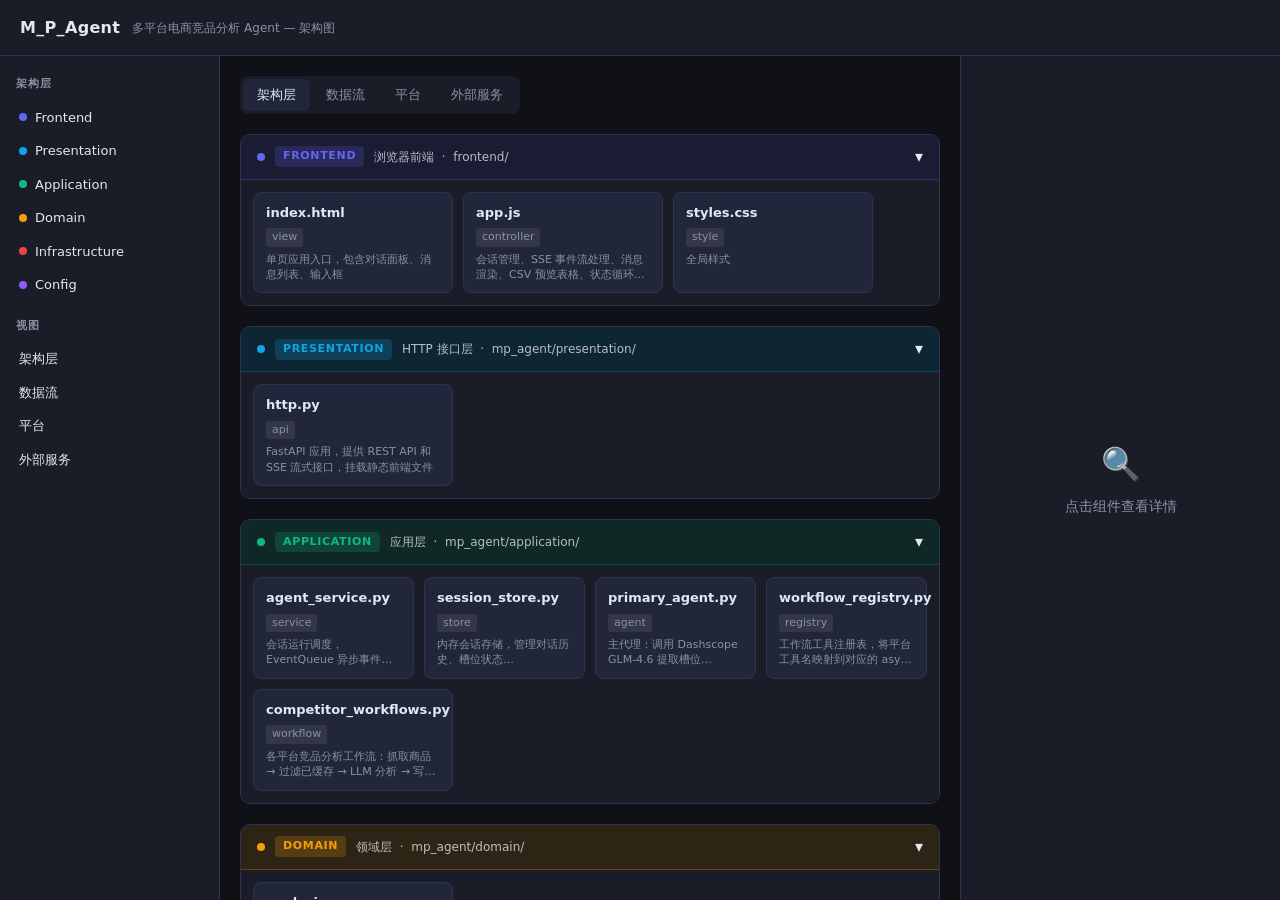
<file: docs/architecture.html>
<!DOCTYPE html>
<html lang="zh-CN">
<head>
<meta charset="UTF-8">
<meta name="viewport" content="width=device-width, initial-scale=1.0">
<title>M_P_Agent — 架构图</title>
<style>
*,*::before,*::after{box-sizing:border-box;margin:0;padding:0}
:root{
  --bg:#0f1117;--surface:#1a1d27;--surface2:#22263a;--border:#2e3350;
  --text:#e2e8f0;--muted:#8892a4;--accent:#6366f1;
  --layer-frontend:#6366f1;--layer-presentation:#0ea5e9;
  --layer-application:#10b981;--layer-domain:#f59e0b;
  --layer-infrastructure:#ef4444;--layer-config:#8b5cf6;
  --radius:10px;--transition:0.18s ease;
}
body{background:var(--bg);color:var(--text);font-family:'Segoe UI',system-ui,sans-serif;font-size:14px;line-height:1.5;min-height:100vh}
a{color:inherit;text-decoration:none}

/* ── Layout ── */
.shell{display:grid;grid-template-columns:220px 1fr 320px;grid-template-rows:56px 1fr;height:100vh;overflow:hidden}
.topbar{grid-column:1/-1;background:var(--surface);border-bottom:1px solid var(--border);display:flex;align-items:center;gap:12px;padding:0 20px}
.topbar h1{font-size:16px;font-weight:700;letter-spacing:.02em}
.topbar .sub{color:var(--muted);font-size:12px}
.sidebar{background:var(--surface);border-right:1px solid var(--border);overflow-y:auto;padding:16px 0}
.main{overflow-y:auto;padding:20px}
.detail{background:var(--surface);border-left:1px solid var(--border);overflow-y:auto;padding:20px}

/* ── Sidebar nav ── */
.nav-section{padding:4px 16px 8px;font-size:11px;font-weight:600;text-transform:uppercase;letter-spacing:.08em;color:var(--muted)}
.nav-item{display:flex;align-items:center;gap:8px;padding:7px 16px;cursor:pointer;border-left:3px solid transparent;transition:background var(--transition),border-color var(--transition)}
.nav-item:hover{background:var(--surface2)}
.nav-item.active{background:var(--surface2);border-left-color:var(--accent)}
.nav-dot{width:8px;height:8px;border-radius:50%;flex-shrink:0}
.nav-item span{font-size:13px}

/* ── Layer cards ── */
.layer{margin-bottom:20px;border:1px solid var(--border);border-radius:var(--radius);overflow:hidden}
.layer-header{display:flex;align-items:center;gap:10px;padding:10px 16px;cursor:pointer;user-select:none}
.layer-header:hover{filter:brightness(1.1)}
.layer-badge{font-size:11px;font-weight:700;text-transform:uppercase;letter-spacing:.06em;padding:2px 8px;border-radius:4px;background:rgba(255,255,255,.12)}
.layer-label{font-size:12px;color:rgba(255,255,255,.7)}
.layer-toggle{margin-left:auto;font-size:16px;transition:transform var(--transition)}
.layer.collapsed .layer-toggle{transform:rotate(-90deg)}
.layer-body{padding:12px;display:flex;flex-wrap:wrap;gap:10px;background:var(--surface)}
.layer.collapsed .layer-body{display:none}

/* ── Component cards ── */
.comp{background:var(--surface2);border:1px solid var(--border);border-radius:8px;padding:10px 12px;cursor:pointer;transition:border-color var(--transition),transform var(--transition);min-width:140px;max-width:200px;flex:1}
.comp:hover{border-color:var(--accent);transform:translateY(-1px)}
.comp.selected{border-color:var(--accent);box-shadow:0 0 0 2px rgba(99,102,241,.25)}
.comp-name{font-size:13px;font-weight:600;margin-bottom:3px}
.comp-type{font-size:11px;padding:1px 6px;border-radius:3px;display:inline-block;margin-bottom:5px;background:rgba(255,255,255,.08);color:var(--muted)}
.comp-desc{font-size:11px;color:var(--muted);line-height:1.4;display:-webkit-box;-webkit-line-clamp:2;-webkit-box-orient:vertical;overflow:hidden}

/* ── Detail panel ── */
.detail-empty{display:flex;flex-direction:column;align-items:center;justify-content:center;height:100%;color:var(--muted);text-align:center;gap:8px}
.detail-empty .icon{font-size:32px}
.detail-title{font-size:16px;font-weight:700;margin-bottom:4px}
.detail-path{font-size:11px;color:var(--muted);margin-bottom:14px;font-family:monospace}
.detail-desc{font-size:13px;color:var(--muted);margin-bottom:16px;line-height:1.6}
.detail-section{margin-bottom:14px}
.detail-section-title{font-size:11px;font-weight:600;text-transform:uppercase;letter-spacing:.06em;color:var(--muted);margin-bottom:6px}
.tag-list{display:flex;flex-wrap:wrap;gap:5px}
.tag{font-size:11px;padding:2px 8px;border-radius:4px;background:var(--surface2);border:1px solid var(--border);font-family:monospace}
.tag.highlight{background:rgba(99,102,241,.15);border-color:rgba(99,102,241,.4);color:#a5b4fc}
.endpoint-list{list-style:none}
.endpoint-list li{font-size:11px;font-family:monospace;padding:3px 0;border-bottom:1px solid var(--border);color:var(--muted)}
.endpoint-list li:last-child{border-bottom:none}

/* ── Data flow section ── */
.section-title{font-size:15px;font-weight:700;margin-bottom:14px;display:flex;align-items:center;gap:8px}
.section-title::before{content:'';display:block;width:3px;height:18px;background:var(--accent);border-radius:2px}
.flow-list{list-style:none;position:relative;padding-left:28px}
.flow-list::before{content:'';position:absolute;left:10px;top:0;bottom:0;width:2px;background:var(--border)}
.flow-item{position:relative;margin-bottom:10px}
.flow-item::before{content:attr(data-step);position:absolute;left:-28px;top:2px;width:20px;height:20px;border-radius:50%;background:var(--surface2);border:1px solid var(--border);font-size:10px;font-weight:700;display:flex;align-items:center;justify-content:center;color:var(--muted)}
.flow-item.sse::before{background:rgba(99,102,241,.2);border-color:var(--accent);color:#a5b4fc}
.flow-card{background:var(--surface2);border:1px solid var(--border);border-radius:6px;padding:8px 10px}
.flow-route{font-size:12px;font-weight:600;margin-bottom:2px}
.flow-action{font-size:11px;color:var(--muted);font-family:monospace}
.flow-proto{font-size:10px;padding:1px 5px;border-radius:3px;margin-left:6px;vertical-align:middle}
.proto-http{background:rgba(16,185,129,.15);color:#6ee7b7}
.proto-sse{background:rgba(99,102,241,.15);color:#a5b4fc}
.proto-https{background:rgba(245,158,11,.15);color:#fcd34d}
.proto-internal{background:rgba(100,116,139,.15);color:#94a3b8}

/* ── Platforms table ── */
.platform-grid{display:grid;grid-template-columns:repeat(auto-fill,minmax(200px,1fr));gap:10px;margin-bottom:24px}
.platform-card{background:var(--surface2);border:1px solid var(--border);border-radius:8px;padding:10px 12px}
.platform-name{font-size:13px;font-weight:700;margin-bottom:4px}
.platform-meta{font-size:11px;color:var(--muted);line-height:1.6}
.platform-badge{display:inline-block;font-size:10px;padding:1px 5px;border-radius:3px;margin-top:4px}
.badge-apify{background:rgba(245,158,11,.15);color:#fcd34d}
.badge-playwright{background:rgba(16,185,129,.15);color:#6ee7b7}
.badge-httpx{background:rgba(14,165,233,.15);color:#7dd3fc}

/* ── External services ── */
.ext-grid{display:grid;grid-template-columns:repeat(auto-fill,minmax(220px,1fr));gap:10px}
.ext-card{background:var(--surface2);border:1px solid var(--border);border-radius:8px;padding:12px}
.ext-name{font-size:13px;font-weight:700;margin-bottom:4px}
.ext-model{font-size:11px;font-family:monospace;color:#a5b4fc;margin-bottom:4px}
.ext-desc{font-size:11px;color:var(--muted);line-height:1.5}

/* ── SSE events ── */
.sse-grid{display:flex;flex-wrap:wrap;gap:8px}
.sse-card{background:var(--surface2);border:1px solid var(--border);border-radius:6px;padding:8px 12px;min-width:140px}
.sse-type{font-size:12px;font-weight:700;font-family:monospace;color:#a5b4fc;margin-bottom:3px}
.sse-desc{font-size:11px;color:var(--muted)}

/* ── Tabs ── */
.tabs{display:flex;gap:2px;margin-bottom:20px;background:var(--surface);border-radius:8px;padding:3px;width:fit-content}
.tab{padding:6px 14px;border-radius:6px;cursor:pointer;font-size:13px;font-weight:500;color:var(--muted);transition:background var(--transition),color var(--transition)}
.tab.active{background:var(--surface2);color:var(--text)}
.tab-panel{display:none}
.tab-panel.active{display:block}

/* ── Scrollbar ── */
::-webkit-scrollbar{width:6px;height:6px}
::-webkit-scrollbar-track{background:transparent}
::-webkit-scrollbar-thumb{background:var(--border);border-radius:3px}
</style>
</head>
<body>
<div class="shell">

<!-- Top bar -->
<header class="topbar">
  <div>
    <h1>M_P_Agent</h1>
  </div>
  <span class="sub">多平台电商竞品分析 Agent — 架构图</span>
</header>

<!-- Sidebar -->
<nav class="sidebar" id="sidebar"></nav>

<!-- Main content -->
<main class="main" id="main">
  <div class="tabs">
    <div class="tab active" data-tab="arch">架构层</div>
    <div class="tab" data-tab="flow">数据流</div>
    <div class="tab" data-tab="platforms">平台</div>
    <div class="tab" data-tab="services">外部服务</div>
  </div>

  <div class="tab-panel active" id="tab-arch"></div>
  <div class="tab-panel" id="tab-flow"></div>
  <div class="tab-panel" id="tab-platforms"></div>
  <div class="tab-panel" id="tab-services"></div>
</main>

<!-- Detail panel -->
<aside class="detail" id="detail">
  <div class="detail-empty">
    <div class="icon">🔍</div>
    <div>点击组件查看详情</div>
  </div>
</aside>

</div>

<script>
const ARCH = {"project":"M_P_Agent","description":"多平台电商竞品分析 Agent — 通过自然语言对话驱动，自动抓取多个电商平台商品数据并输出 CSV 报告","entrypoint":"app.py → uvicorn → mp_agent/presentation/http.py","layers":[{"id":"frontend","name":"Frontend","label":"浏览器前端","color":"#6366f1","path":"frontend/","components":[{"id":"index_html","name":"index.html","path":"frontend/index.html","description":"单页应用入口，包含对话面板、消息列表、输入框","type":"view"},{"id":"app_js","name":"app.js","path":"frontend/app.js","description":"会话管理、SSE 事件流处理、消息渲染、CSV 预览表格、状态循环动画（kaomoji）","type":"controller","keyFunctions":["bootstrapSession","postMessageWithSessionRecovery","openStream","renderPayload","startStatusCycle","buildPreviewTable"]},{"id":"styles_css","name":"styles.css","path":"frontend/styles.css","description":"全局样式","type":"style"}]},{"id":"presentation","name":"Presentation","label":"HTTP 接口层","color":"#0ea5e9","path":"mp_agent/presentation/","components":[{"id":"http_py","name":"http.py","path":"mp_agent/presentation/http.py","description":"FastAPI 应用，提供 REST API 和 SSE 流式接口，挂载静态前端文件","type":"api","endpoints":["POST   /api/sessions","GET    /api/sessions/{id}","POST   /api/sessions/{id}/messages","GET    /api/sessions/{id}/runs/{run_id}/stream  (SSE)","GET    /api/download/{filename}","GET    /  (静态前端)"]}]},{"id":"application","name":"Application","label":"应用层","color":"#10b981","path":"mp_agent/application/","components":[{"id":"agent_service","name":"agent_service.py","path":"mp_agent/application/agent_service.py","description":"会话运行调度，EventQueue 异步事件队列，AgentRun 生命周期管理，构建 artifact/error 事件","type":"service","keyClasses":["EventQueue","AgentRun"],"keyFunctions":["new_session","new_run","run_session_message","build_artifact_event","emit_event"]},{"id":"session_store","name":"session_store.py","path":"mp_agent/application/session_store.py","description":"内存会话存储，管理对话历史、槽位状态（platform/brand/count）、并发运行锁","type":"store","keyClasses":["SessionStore","ChatSession","SessionSlots","ChatMessage","ConcurrentRunError"]},{"id":"primary_agent","name":"primary_agent.py","path":"mp_agent/application/primary_agent.py","description":"主代理：调用 Dashscope GLM-4.6 提取槽位（platform/brand/count），路由到对应平台工作流，支持多轮追问","type":"agent","llm":"Dashscope GLM-4.6","slots":["platform","brand","count"],"supportedPlatforms":["amazon","ebay","temu","ozon","otto","allegro","tiktokshop","cdiscount"],"keyFunctions":["decide_next_step","_default_llm_call","_normalize_slot_value","summarize_workflow_result"]},{"id":"workflow_registry","name":"workflow_registry.py","path":"mp_agent/application/workflow_registry.py","description":"工作流工具注册表，将平台工具名映射到对应的 async handler 函数","type":"registry","keyClasses":["WorkflowRegistry","WorkflowTool"]},{"id":"competitor_workflows","name":"competitor_workflows.py","path":"mp_agent/application/competitor_workflows.py","description":"各平台竞品分析工作流：抓取商品 → 过滤已缓存 → LLM 分析 → 写 CSV → 返回预览数据","type":"workflow","workflows":["run_amazon_competitor_analysis","run_ebay_competitor_analysis","run_temu_competitor_analysis","run_ozon_competitor_analysis","run_otto_competitor_analysis","run_allegro_competitor_analysis","run_tiktokshop_competitor_analysis","run_cdiscount_competitor_analysis"]}]},{"id":"domain","name":"Domain","label":"领域层","color":"#f59e0b","path":"mp_agent/domain/","components":[{"id":"analysis_py","name":"analysis.py","path":"mp_agent/domain/analysis.py","description":"调用本地 Gemma LLM 构建分析行：核心卖点、优缺点总结、竞品定位","type":"domain","llm":"Local Gemma-4-31B :8005","keyFunctions":["build_analysis_row"]}]},{"id":"infrastructure","name":"Infrastructure","label":"基础设施层","color":"#ef4444","path":"mp_agent/infrastructure/","components":[{"id":"amazon_py","name":"amazon.py","path":"mp_agent/infrastructure/amazon.py","description":"Playwright 爬虫 + XLSX 文件读取，自动扩页直到满足数量（最多 10 页）","type":"scraper","method":"Playwright + XLSX","currency":"USD","retryStrategy":"auto-expand pages up to 10","llm":"Local Qwen :8000"},{"id":"ebay_py","name":"ebay.py","path":"mp_agent/infrastructure/ebay.py","description":"Playwright + playwright-stealth 爬虫，warm-up session，自动扩页","type":"scraper","method":"Playwright stealth","currency":"USD","retryStrategy":"auto-expand pages up to 10","llm":"Local Qwen :8000"},{"id":"temu_py","name":"temu.py","path":"mp_agent/infrastructure/temu.py","description":"Apify Actor LTBzVVq592mKgR6lU，最多 3 次重试，每次翻倍请求量","type":"apify","method":"Apify Actor","actorId":"LTBzVVq592mKgR6lU","currency":"USD","retryStrategy":"3 attempts, 2× request size","llm":"Local Qwen :8000"},{"id":"ozon_py","name":"ozon.py","path":"mp_agent/infrastructure/ozon.py","description":"Apify Actor APa5EQZZaXHWBmogv，RUB→USD 换算，评论内嵌在商品数据中","type":"apify","method":"Apify Actor","actorId":"APa5EQZZaXHWBmogv","currency":"RUB → USD (÷88)","retryStrategy":"3 attempts, 2× request size","llm":"Local Qwen :8000"},{"id":"otto_py","name":"otto.py","path":"mp_agent/infrastructure/otto.py","description":"httpx 爬虫，解析 JSON-LD 结构化数据，EUR→USD 换算，自动扩页","type":"scraper","method":"httpx + JSON-LD","currency":"EUR → USD (×1.08)","retryStrategy":"auto-expand pages up to 10","llm":"Local Qwen :8000"},{"id":"allegro_py","name":"allegro.py","path":"mp_agent/infrastructure/allegro.py","description":"Apify Actor lsb4qAEjA9czluE8K，PLN→USD 换算，无评论 API 用 LLM 分析规格","type":"apify","method":"Apify Actor","actorId":"lsb4qAEjA9czluE8K","currency":"PLN → USD (×0.25)","retryStrategy":"3 attempts, 2× request size","llm":"Local Qwen :8000"},{"id":"tiktokshop_py","name":"tiktokshop.py","path":"mp_agent/infrastructure/tiktokshop.py","description":"Apify Actor 8WYlVqei2xfY3RaLX，两次调用：search + reviews","type":"apify","method":"Apify Actor (2 calls)","actorId":"8WYlVqei2xfY3RaLX","currency":"USD","retryStrategy":"3 attempts, 2× request size","llm":"Local Qwen :8000"},{"id":"cdiscount_py","name":"cdiscount.py","path":"mp_agent/infrastructure/cdiscount.py","description":"Apify Actor 3hdAlRtUEtXBvj81M，EUR→USD，无评论 API 用 LLM 分析法语规格","type":"apify","method":"Apify Actor","actorId":"3hdAlRtUEtXBvj81M","currency":"EUR → USD (×1.08)","retryStrategy":"3 attempts, 2× request size","llm":"Local Qwen :8000"},{"id":"artifacts_py","name":"artifacts.py","path":"mp_agent/infrastructure/artifacts.py","description":"CSV 写入，每平台独立列定义，文件名含时间戳，输出到 artifacts/ 目录","type":"storage","outputDir":"artifacts/","csvWriters":["write_analysis_csv","write_ebay_analysis_csv","write_temu_analysis_csv","write_ozon_analysis_csv","write_otto_analysis_csv","write_allegro_analysis_csv","write_tiktokshop_analysis_csv","write_cdiscount_analysis_csv"]},{"id":"product_cache_py","name":"product_cache.py","path":"mp_agent/infrastructure/product_cache.py","description":"JSON 文件缓存，按平台存储已分析商品 ID，避免重复分析","type":"cache","cachePath":"artifacts/cache/{platform}_cache.json"}]},{"id":"config","name":"Config","label":"配置层（gitignored）","color":"#8b5cf6","path":"config/","components":[{"id":"config_py","name":"config.py","path":"config/config.py","description":"集中管理所有 API 密钥、模型地址、汇率常量（已加入 .gitignore，不提交到 git）","type":"config","keys":["DASHSCOPE_API_KEY","DASHSCOPE_BASE_URL","DASHSCOPE_MODEL","LLM_BASE_URL","LLM_MODEL","ANALYSIS_LLM_BASE_URL","ANALYSIS_LLM_MODEL","APIFY_API_TOKEN","APIFY_API_TOKEN_2","APIFY_TEMU_ACTOR","APIFY_OZON_ACTOR","APIFY_ALLEGRO_ACTOR","APIFY_TIKTOKSHOP_ACTOR","APIFY_CDISCOUNT_ACTOR","PLN_TO_USD","EUR_TO_USD","RUB_TO_USD","ASIN_LIST_XLSX_PATH","ALL_REVIEWS_XLSX_PATH","XLSX_POLL_INTERVAL_SEC","XLSX_POLL_TIMEOUT_SEC"]}]}],"externalServices":[{"id":"dashscope","name":"Dashscope API","description":"阿里云 DashScope，GLM-4.6 模型，用于主代理槽位提取和结果总结","endpoint":"https://dashscope.aliyuncs.com/compatible-mode/v1","model":"glm-4.6","usedBy":["primary_agent"]},{"id":"local_llm_8000","name":"Local LLM :8000","description":"本地部署 Qwen3.6-35B-A3B-FP8，用于各平台基础设施层商品分析（竞品定位）","endpoint":"http://10.0.0.21:8000/v1","model":"qwen3.6-35b-a3b-fp8","usedBy":["amazon_py","ebay_py","temu_py","ozon_py","otto_py","allegro_py","tiktokshop_py","cdiscount_py"]},{"id":"local_llm_8005","name":"Local LLM :8005","description":"本地部署 Gemma-4-31B-IT-FP8，用于领域层分析行构建（核心卖点、优缺点、综合分析）","endpoint":"http://10.0.0.21:8005/v1","model":"gemma-4-31b-it-fp8","usedBy":["analysis_py"]},{"id":"apify","name":"Apify Cloud","description":"云端爬虫平台，提供 Temu/Ozon/Allegro/TikTok Shop/Cdiscount 的 Actor","endpoint":"https://api.apify.com","actors":{"temu":"LTBzVVq592mKgR6lU","ozon":"APa5EQZZaXHWBmogv","allegro":"lsb4qAEjA9czluE8K","tiktokshop":"8WYlVqei2xfY3RaLX","cdiscount":"3hdAlRtUEtXBvj81M"},"usedBy":["temu_py","ozon_py","allegro_py","tiktokshop_py","cdiscount_py"]}],"dataFlow":[{"step":1,"from":"Browser","to":"http.py","action":"POST /api/sessions/{id}/messages","protocol":"HTTP"},{"step":2,"from":"http.py","to":"agent_service.py","action":"new_run() → asyncio.create_task(run_session_message)","protocol":"internal"},{"step":3,"from":"http.py","to":"Browser","action":"返回 {session_id, run_id}","protocol":"HTTP"},{"step":4,"from":"Browser","to":"http.py","action":"GET /api/sessions/{id}/runs/{run_id}/stream","protocol":"SSE"},{"step":5,"from":"agent_service.py","to":"primary_agent.py","action":"decide_next_step(messages, slots, tool_schemas)","protocol":"internal"},{"step":6,"from":"primary_agent.py","to":"Dashscope GLM-4.6","action":"槽位提取 LLM 调用","protocol":"HTTPS"},{"step":7,"from":"primary_agent.py","to":"agent_service.py","action":"返回 tool_call 决策 {tool_name, arguments}","protocol":"internal"},{"step":8,"from":"agent_service.py","to":"competitor_workflows.py","action":"workflow_registry.call_tool(tool_name, args, emit)","protocol":"internal"},{"step":9,"from":"competitor_workflows.py","to":"infrastructure/*","action":"scrape_*_products(brand, max_valid=count×2)","protocol":"internal"},{"step":10,"from":"infrastructure/*","to":"Apify / Playwright / httpx","action":"抓取商品数据（含自动重试/扩页）","protocol":"HTTPS/Browser"},{"step":11,"from":"competitor_workflows.py","to":"analysis.py","action":"build_analysis_row(product, review_summary)","protocol":"internal"},{"step":12,"from":"analysis.py","to":"Local Gemma :8005","action":"LLM 分析行构建","protocol":"HTTP"},{"step":13,"from":"competitor_workflows.py","to":"artifacts.py","action":"write_*_analysis_csv(rows, brand, count)","protocol":"internal"},{"step":14,"from":"competitor_workflows.py","to":"product_cache.py","action":"save_cached_entry(platform, id, row)","protocol":"internal"},{"step":15,"from":"agent_service.py","to":"Browser","action":"SSE 事件流：tool_status → artifact → assistant → done","protocol":"SSE"}],"sseEventTypes":[{"type":"assistant","description":"LLM 文本回复消息"},{"type":"tool_status","description":"工具执行进度消息（抓取中、分析中等）"},{"type":"artifact","description":"CSV 结果 + 预览列/行数据 + 下载链接"},{"type":"error","description":"任务执行失败消息"},{"type":"done","description":"流结束信号，前端关闭 EventSource"}],"platforms":[{"id":"amazon","name":"Amazon","region":"US","method":"Playwright + XLSX","currency":"USD","scraper":"amazon.py","apify":false},{"id":"ebay","name":"eBay","region":"US","method":"Playwright stealth","currency":"USD","scraper":"ebay.py","apify":false},{"id":"temu","name":"Temu","region":"US","method":"Apify Actor","currency":"USD","scraper":"temu.py","apify":true},{"id":"ozon","name":"Ozon","region":"RU","method":"Apify Actor","currency":"RUB→USD","scraper":"ozon.py","apify":true},{"id":"otto","name":"Otto","region":"DE","method":"httpx + JSON-LD","currency":"EUR→USD","scraper":"otto.py","apify":false},{"id":"allegro","name":"Allegro","region":"PL","method":"Apify Actor","currency":"PLN→USD","scraper":"allegro.py","apify":true},{"id":"tiktokshop","name":"TikTok Shop","region":"US","method":"Apify Actor (2 calls)","currency":"USD","scraper":"tiktokshop.py","apify":true},{"id":"cdiscount","name":"Cdiscount","region":"FR","method":"Apify Actor","currency":"EUR→USD","scraper":"cdiscount.py","apify":true}]};
</script>
<script>
// ── Render sidebar ──
const sidebar = document.getElementById('sidebar');
function renderSidebar() {
  let html = '<div class="nav-section">架构层</div>';
  ARCH.layers.forEach(layer => {
    html += `<div class="nav-item" data-layer="${layer.id}" onclick="scrollToLayer('${layer.id}')">
      <div class="nav-dot" style="background:${layer.color}"></div>
      <span>${layer.name}</span>
    </div>`;
  });
  html += '<div class="nav-section" style="margin-top:12px">视图</div>';
  ['arch','flow','platforms','services'].forEach((t,i) => {
    const labels = ['架构层','数据流','平台','外部服务'];
    html += `<div class="nav-item" onclick="switchTab('${t}')"><span>${labels[i]}</span></div>`;
  });
  sidebar.innerHTML = html;
}

// ── Render architecture tab ──
function renderArch() {
  const container = document.getElementById('tab-arch');
  let html = '';
  ARCH.layers.forEach(layer => {
    html += `<div class="layer" id="layer-${layer.id}">
      <div class="layer-header" style="background:${layer.color}22;border-bottom:1px solid ${layer.color}44" onclick="toggleLayer('${layer.id}')">
        <div class="nav-dot" style="background:${layer.color}"></div>
        <span class="layer-badge" style="background:${layer.color}33;color:${layer.color}">${layer.name}</span>
        <span class="layer-label">${layer.label} &nbsp;·&nbsp; ${layer.path}</span>
        <span class="layer-toggle">▾</span>
      </div>
      <div class="layer-body">`;
    layer.components.forEach(comp => {
      html += `<div class="comp" id="comp-${comp.id}" onclick="selectComp('${layer.id}','${comp.id}')">
        <div class="comp-name">${comp.name}</div>
        <div class="comp-type">${comp.type}</div>
        <div class="comp-desc">${comp.description}</div>
      </div>`;
    });
    html += `</div></div>`;
  });
  container.innerHTML = html;
}

// ── Render data flow tab ──
function renderFlow() {
  const container = document.getElementById('tab-flow');
  const protoClass = {HTTP:'proto-http',SSE:'proto-sse',HTTPS:'proto-https',internal:'proto-internal','HTTPS/Browser':'proto-https'};
  let html = `<div class="section-title">请求生命周期</div>
    <ul class="flow-list">`;
  ARCH.dataFlow.forEach(f => {
    const isSSE = f.protocol === 'SSE';
    const pc = protoClass[f.protocol] || 'proto-internal';
    html += `<li class="flow-item${isSSE?' sse':''}" data-step="${f.step}">
      <div class="flow-card">
        <div class="flow-route">${f.from} → ${f.to}
          <span class="flow-proto ${pc}">${f.protocol}</span>
        </div>
        <div class="flow-action">${f.action}</div>
      </div>
    </li>`;
  });
  html += `</ul>
    <div class="section-title" style="margin-top:28px">SSE 事件类型</div>
    <div class="sse-grid">`;
  ARCH.sseEventTypes.forEach(e => {
    html += `<div class="sse-card">
      <div class="sse-type">${e.type}</div>
      <div class="sse-desc">${e.description}</div>
    </div>`;
  });
  html += `</div>`;
  container.innerHTML = html;
}

// ── Render platforms tab ──
function renderPlatforms() {
  const container = document.getElementById('tab-platforms');
  let html = `<div class="section-title">支持平台（${ARCH.platforms.length} 个）</div>
    <div class="platform-grid">`;
  ARCH.platforms.forEach(p => {
    const badgeClass = p.apify ? 'badge-apify' : (p.method.includes('httpx') ? 'badge-httpx' : 'badge-playwright');
    const badgeLabel = p.apify ? 'Apify' : (p.method.includes('httpx') ? 'httpx' : 'Playwright');
    html += `<div class="platform-card">
      <div class="platform-name">${p.name}</div>
      <div class="platform-meta">
        地区：${p.region}<br>
        货币：${p.currency}<br>
        文件：${p.scraper}
      </div>
      <span class="platform-badge ${badgeClass}">${badgeLabel}</span>
    </div>`;
  });
  html += `</div>`;
  container.innerHTML = html;
}

// ── Render external services tab ──
function renderServices() {
  const container = document.getElementById('tab-services');
  let html = `<div class="section-title">外部服务</div><div class="ext-grid">`;
  ARCH.externalServices.forEach(s => {
    const actors = s.actors ? Object.entries(s.actors).map(([k,v])=>`${k}: ${v}`).join('<br>') : '';
    html += `<div class="ext-card">
      <div class="ext-name">${s.name}</div>
      ${s.model ? `<div class="ext-model">${s.model}</div>` : ''}
      <div class="ext-desc">${s.description}</div>
      ${actors ? `<div class="ext-desc" style="margin-top:6px;font-family:monospace;font-size:10px">${actors}</div>` : ''}
    </div>`;
  });
  html += `</div>`;
  container.innerHTML = html;
}

// ── Detail panel ──
let selectedComp = null;
function selectComp(layerId, compId) {
  if (selectedComp) {
    const prev = document.getElementById('comp-' + selectedComp);
    if (prev) prev.classList.remove('selected');
  }
  selectedComp = compId;
  const el = document.getElementById('comp-' + compId);
  if (el) el.classList.add('selected');

  const layer = ARCH.layers.find(l => l.id === layerId);
  const comp = layer && layer.components.find(c => c.id === compId);
  if (!comp) return;

  const detail = document.getElementById('detail');
  let html = `<div class="detail-title">${comp.name}</div>
    <div class="detail-path">${comp.path || ''}</div>
    <div class="detail-desc">${comp.description}</div>`;

  if (comp.type) {
    html += `<div class="detail-section">
      <div class="detail-section-title">类型</div>
      <div class="tag-list"><span class="tag">${comp.type}</span></div>
    </div>`;
  }
  if (comp.llm) {
    html += `<div class="detail-section">
      <div class="detail-section-title">LLM</div>
      <div class="tag-list"><span class="tag highlight">${comp.llm}</span></div>
    </div>`;
  }
  if (comp.method) {
    html += `<div class="detail-section">
      <div class="detail-section-title">抓取方式</div>
      <div class="tag-list"><span class="tag">${comp.method}</span></div>
    </div>`;
  }
  if (comp.currency) {
    html += `<div class="detail-section">
      <div class="detail-section-title">货币</div>
      <div class="tag-list"><span class="tag">${comp.currency}</span></div>
    </div>`;
  }
  if (comp.retryStrategy) {
    html += `<div class="detail-section">
      <div class="detail-section-title">重试策略</div>
      <div class="tag-list"><span class="tag">${comp.retryStrategy}</span></div>
    </div>`;
  }
  if (comp.actorId) {
    html += `<div class="detail-section">
      <div class="detail-section-title">Apify Actor ID</div>
      <div class="tag-list"><span class="tag highlight">${comp.actorId}</span></div>
    </div>`;
  }
  if (comp.endpoints) {
    html += `<div class="detail-section">
      <div class="detail-section-title">API 端点</div>
      <ul class="endpoint-list">`;
    comp.endpoints.forEach(e => { html += `<li>${e}</li>`; });
    html += `</ul></div>`;
  }
  if (comp.keyFunctions) {
    html += `<div class="detail-section">
      <div class="detail-section-title">关键函数</div>
      <div class="tag-list">`;
    comp.keyFunctions.forEach(f => { html += `<span class="tag">${f}</span>`; });
    html += `</div></div>`;
  }
  if (comp.keyClasses) {
    html += `<div class="detail-section">
      <div class="detail-section-title">关键类</div>
      <div class="tag-list">`;
    comp.keyClasses.forEach(c => { html += `<span class="tag">${c}</span>`; });
    html += `</div></div>`;
  }
  if (comp.workflows) {
    html += `<div class="detail-section">
      <div class="detail-section-title">工作流</div>
      <div class="tag-list">`;
    comp.workflows.forEach(w => { html += `<span class="tag" style="font-size:10px">${w}</span>`; });
    html += `</div></div>`;
  }
  if (comp.slots) {
    html += `<div class="detail-section">
      <div class="detail-section-title">槽位</div>
      <div class="tag-list">`;
    comp.slots.forEach(s => { html += `<span class="tag highlight">${s}</span>`; });
    html += `</div></div>`;
  }
  if (comp.supportedPlatforms) {
    html += `<div class="detail-section">
      <div class="detail-section-title">支持平台</div>
      <div class="tag-list">`;
    comp.supportedPlatforms.forEach(p => { html += `<span class="tag">${p}</span>`; });
    html += `</div></div>`;
  }
  if (comp.keys) {
    html += `<div class="detail-section">
      <div class="detail-section-title">配置键</div>
      <div class="tag-list">`;
    comp.keys.forEach(k => { html += `<span class="tag" style="font-size:10px">${k}</span>`; });
    html += `</div></div>`;
  }
  if (comp.csvWriters) {
    html += `<div class="detail-section">
      <div class="detail-section-title">CSV 写入函数</div>
      <div class="tag-list">`;
    comp.csvWriters.forEach(w => { html += `<span class="tag" style="font-size:10px">${w}</span>`; });
    html += `</div></div>`;
  }
  if (comp.cachePath) {
    html += `<div class="detail-section">
      <div class="detail-section-title">缓存路径</div>
      <div class="tag-list"><span class="tag highlight">${comp.cachePath}</span></div>
    </div>`;
  }
  if (comp.outputDir) {
    html += `<div class="detail-section">
      <div class="detail-section-title">输出目录</div>
      <div class="tag-list"><span class="tag">${comp.outputDir}</span></div>
    </div>`;
  }

  detail.innerHTML = html;
}

// ── Tabs ──
function switchTab(id) {
  document.querySelectorAll('.tab').forEach(t => t.classList.toggle('active', t.dataset.tab === id));
  document.querySelectorAll('.tab-panel').forEach(p => p.classList.toggle('active', p.id === 'tab-' + id));
}
document.querySelectorAll('.tab').forEach(t => t.addEventListener('click', () => switchTab(t.dataset.tab)));

// ── Layer toggle ──
function toggleLayer(id) {
  document.getElementById('layer-' + id).classList.toggle('collapsed');
}

// ── Scroll to layer ──
function scrollToLayer(id) {
  switchTab('arch');
  const el = document.getElementById('layer-' + id);
  if (el) el.scrollIntoView({behavior:'smooth', block:'start'});
}

// ── Init ──
renderSidebar();
renderArch();
renderFlow();
renderPlatforms();
renderServices();
</script>
</body>
</html>
</file>
